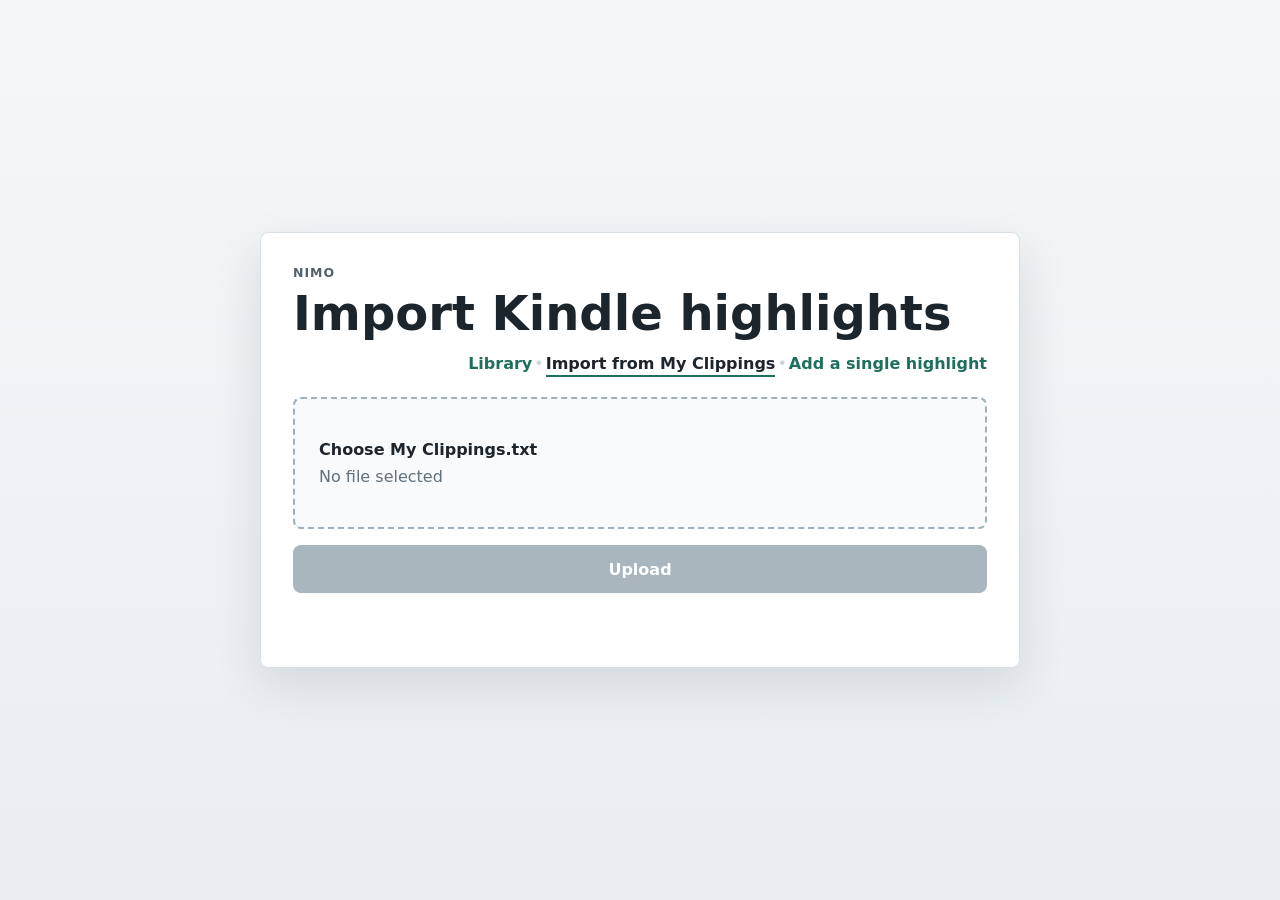
<file: static/index.html>
<!doctype html>
<html lang="en">
<head>
  <meta charset="utf-8">
  <meta name="viewport" content="width=device-width, initial-scale=1">
  <title>Nimo Import</title>
  <link rel="stylesheet" href="/static/styles.css">
</head>
<body>
  <main class="shell">
    <section class="panel" aria-labelledby="page-title">
      <div class="header">
        <p class="eyebrow">Nimo</p>
        <h1 id="page-title">Import Kindle highlights</h1>
      </div>

      <nav class="page-actions" aria-label="Navigation">
        <a class="text-link" href="/library">Library</a>
        <span class="nav-separator">•</span>
        <a class="text-link is-active" href="/">Import from My Clippings</a>
        <span class="nav-separator">•</span>
        <a class="text-link" href="/upload.html">Add a single highlight</a>
      </nav>

      <form id="import-form" class="upload-form">
        <label class="file-picker" for="file-input">
          <span class="file-picker__title">Choose My Clippings.txt</span>
          <span id="file-name" class="file-picker__meta">No file selected</span>
        </label>
        <input id="file-input" name="file" type="file" accept=".txt,text/plain" required>

        <button id="submit-button" type="submit" disabled>Upload</button>
      </form>

      <p id="status" class="status" role="status" aria-live="polite"></p>

      <section id="result" class="result" hidden>
        <div class="result__meta">
          <span id="result-filename"></span>
          <span id="result-count"></span>
        </div>
        <p id="result-summary" class="result__summary"></p>
        <div id="highlight-list" class="highlight-list"></div>
      </section>
    </section>
  </main>

  <script>
    const form = document.querySelector('#import-form');
    const fileInput = document.querySelector('#file-input');
    const fileName = document.querySelector('#file-name');
    const submitButton = document.querySelector('#submit-button');
    const statusText = document.querySelector('#status');
    const result = document.querySelector('#result');
    const resultFilename = document.querySelector('#result-filename');
    const resultCount = document.querySelector('#result-count');
    const resultSummary = document.querySelector('#result-summary');
    const highlightList = document.querySelector('#highlight-list');

    fileInput.addEventListener('change', () => {
      const file = fileInput.files[0];
      fileName.textContent = file ? file.name : 'No file selected';
      submitButton.disabled = !file;
      statusText.textContent = '';
      result.hidden = true;
      resultSummary.textContent = '';
      highlightList.replaceChildren();
    });

    form.addEventListener('submit', async (event) => {
      event.preventDefault();

      const file = fileInput.files[0];
      if (!file) {
        statusText.textContent = 'Choose a Kindle clippings text file first.';
        return;
      }

      const formData = new FormData();
      formData.append('file', file);

      submitButton.disabled = true;
      submitButton.textContent = 'Uploading...';
      statusText.textContent = 'Parsing and saving highlights...';
      result.hidden = true;
      resultSummary.textContent = '';
      highlightList.replaceChildren();

      try {
        const response = await fetch('/api/import', {
          method: 'POST',
          body: formData,
        });
        const payload = await response.json();

        if (!response.ok) {
          throw new Error(payload.detail || 'Upload failed.');
        }

        resultFilename.textContent = payload.filename;
        resultCount.textContent = `${payload.imported_count} new, ${payload.skipped_count} skipped`;
        resultSummary.textContent = `${payload.count} parsed from ${payload.filename}. Duplicate highlights are left unchanged in the database.`;

        payload.highlights.forEach((item) => {
          const article = document.createElement('article');
          article.className = 'highlight-card';

          const title = document.createElement('h2');
          title.textContent = item.book_name;

          const author = document.createElement('p');
          author.className = 'highlight-card__author';
          author.textContent = item.author || 'Unknown author';

          const quote = document.createElement('p');
          quote.className = 'highlight-card__text';
          quote.textContent = item.highlight;

          article.append(title, author, quote);
          highlightList.append(article);
        });

        result.hidden = false;
        statusText.textContent = 'Highlights saved successfully.';
      } catch (error) {
        statusText.textContent = error.message;
      } finally {
        submitButton.disabled = false;
        submitButton.textContent = 'Upload';
      }
    });
  </script>
</body>
</html>
</file>
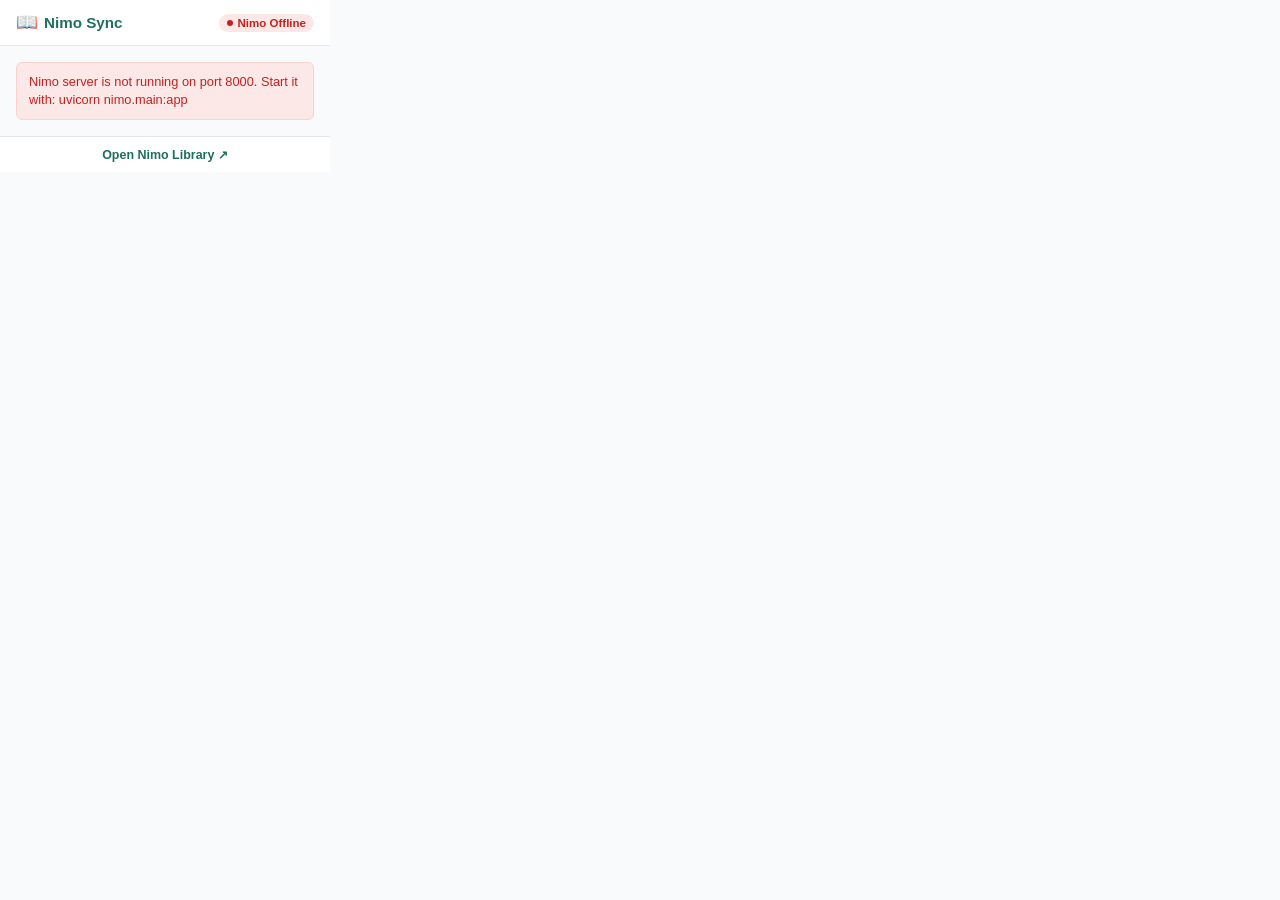
<file: firefox-extension/popup.html>
<!doctype html>
<html lang="en">
<head>
  <meta charset="utf-8">
  <title>Nimo Sync</title>
  <link rel="stylesheet" href="popup.css">
</head>
<body>
  <div class="popup-shell">
    <header class="popup-header">
      <div class="brand">
        <span class="brand__icon">📖</span>
        <span class="brand__title">Nimo Sync</span>
      </div>
      <div id="server-status" class="status-badge status-badge--offline">
        <span class="status-dot"></span>
        <span id="server-status-text">Checking Nimo...</span>
      </div>
    </header>

    <main class="popup-body">
      <!-- Non-Amazon view -->
      <div id="wrong-page-view" class="view-panel" style="display: none;">
        <p class="desc">Navigate to your Kindle Notebook to sync highlights.</p>
        <button id="open-notebook-btn" class="btn btn--primary" type="button">
          Open lesen.amazon.de/notebook
        </button>
      </div>

      <!-- Active Notebook view -->
      <div id="notebook-view" class="view-panel" style="display: none;">
        <div class="preview-card">
          <p class="preview-card__eyebrow">Active Book</p>
          <h2 id="book-title" class="preview-card__title">Detecting...</h2>
          <p id="book-author" class="preview-card__author"></p>
          <p id="book-highlights-count" class="preview-card__meta">Scanning highlights...</p>
        </div>

        <div class="actions-group">
          <button id="sync-current-btn" class="btn btn--primary" type="button">
            📥 Import Current Book Highlights
          </button>
          <button id="sync-all-btn" class="btn btn--secondary" type="button">
            📚 Import All Books Highlights
          </button>
        </div>
      </div>

      <!-- Sync feedback message -->
      <div id="sync-message" class="sync-message" style="display: none;"></div>
    </main>

    <footer class="popup-footer">
      <a id="open-library-link" class="footer-link" href="http://localhost:8000/library" target="_blank">
        Open Nimo Library ↗
      </a>
    </footer>
  </div>

  <script src="popup.js"></script>
</body>
</html>
</file>
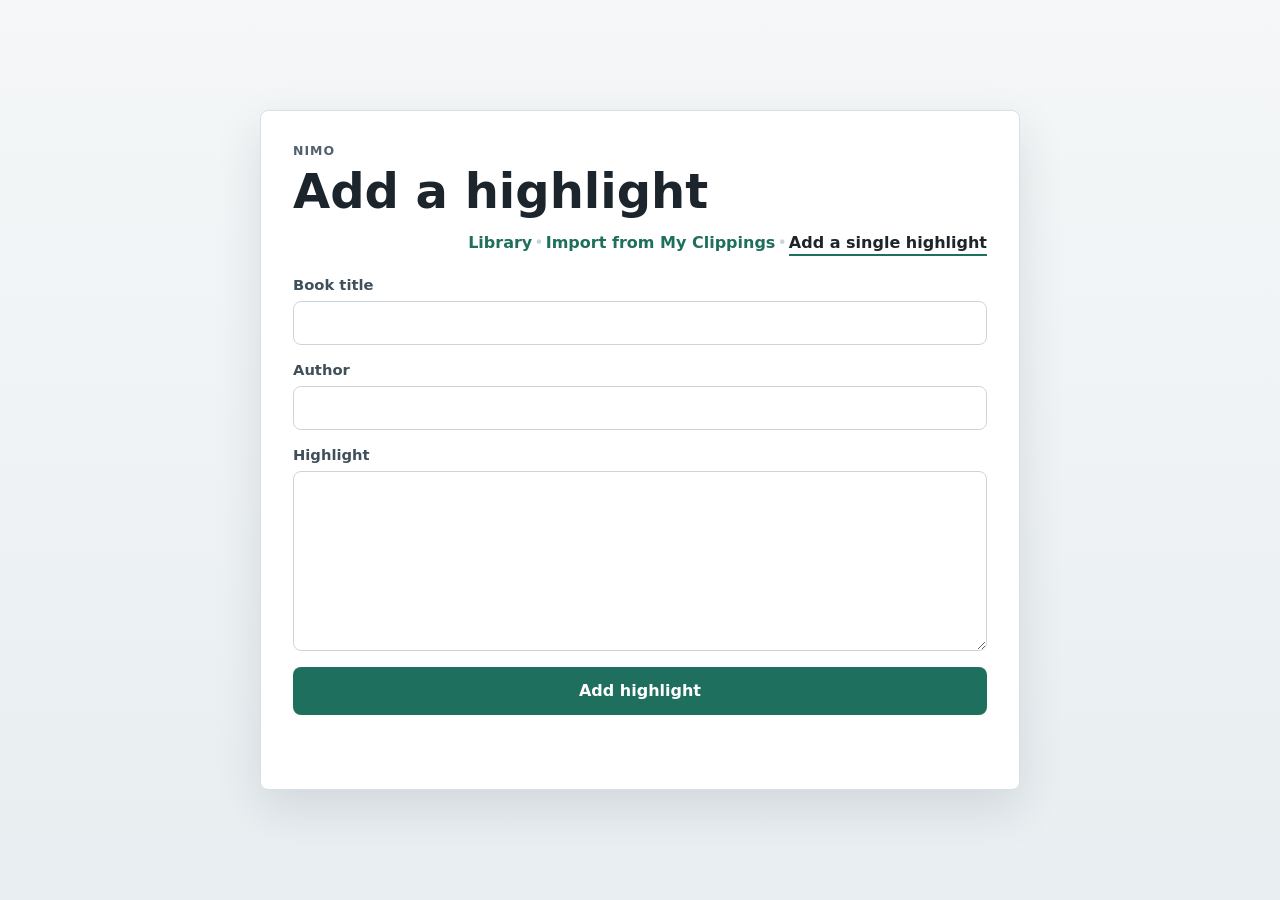
<file: static/upload.html>
<!doctype html>
<html lang="en">
<head>
  <meta charset="utf-8">
  <meta name="viewport" content="width=device-width, initial-scale=1">
  <title>Nimo Manual Highlight</title>
  <link rel="stylesheet" href="/static/styles.css">
</head>
<body>
  <main class="shell">
    <section class="panel" aria-labelledby="page-title">
      <div class="header">
        <p class="eyebrow">Nimo</p>
        <h1 id="page-title">Add a highlight</h1>
      </div>

      <nav class="page-actions" aria-label="Navigation">
        <a class="text-link" href="/library">Library</a>
        <span class="nav-separator">•</span>
        <a class="text-link" href="/">Import from My Clippings</a>
        <span class="nav-separator">•</span>
        <a class="text-link is-active" href="/upload.html">Add a single highlight</a>
      </nav>

      <form id="manual-form" class="manual-form">
        <label class="field" for="book-name">
          <span>Book title</span>
          <input id="book-name" name="book_name" type="text" autocomplete="off" required>
        </label>

        <label class="field" for="author">
          <span>Author</span>
          <input id="author" name="author" type="text" autocomplete="off" required>
        </label>

        <label class="field" for="highlight">
          <span>Highlight</span>
          <textarea id="highlight" name="highlight" rows="8" required></textarea>
        </label>

        <button id="submit-button" type="submit">Add highlight</button>
      </form>

      <p id="status" class="status" role="status" aria-live="polite"></p>

      <section id="result" class="result" hidden>
        <div class="result__meta">
          <span id="result-title"></span>
          <span id="result-state"></span>
        </div>
        <div id="highlight-list" class="highlight-list"></div>
      </section>
    </section>
  </main>

  <script>
    const form = document.querySelector('#manual-form');
    const submitButton = document.querySelector('#submit-button');
    const statusText = document.querySelector('#status');
    const result = document.querySelector('#result');
    const resultTitle = document.querySelector('#result-title');
    const resultState = document.querySelector('#result-state');
    const highlightList = document.querySelector('#highlight-list');

    form.addEventListener('submit', async (event) => {
      event.preventDefault();

      const formData = new FormData(form);
      const payload = {
        book_name: formData.get('book_name').trim(),
        author: formData.get('author').trim(),
        highlight: formData.get('highlight').trim(),
      };

      submitButton.disabled = true;
      submitButton.textContent = 'Adding...';
      statusText.textContent = 'Saving highlight...';
      result.hidden = true;
      highlightList.replaceChildren();

      try {
        const response = await fetch('/api/import/new', {
          method: 'POST',
          headers: {
            'Content-Type': 'application/json',
          },
          body: JSON.stringify(payload),
        });
        const data = await response.json();

        if (!response.ok) {
          throw new Error(data.detail || 'Save failed.');
        }

        const item = data.highlight;
        resultTitle.textContent = item.book_name;
        resultState.textContent = data.imported ? 'Saved' : 'Already exists';

        const article = document.createElement('article');
        article.className = 'highlight-card';

        const title = document.createElement('h2');
        title.textContent = item.book_name;

        const author = document.createElement('p');
        author.className = 'highlight-card__author';
        author.textContent = item.author;

        const quote = document.createElement('p');
        quote.className = 'highlight-card__text';
        quote.textContent = item.highlight;

        article.append(title, author, quote);
        highlightList.append(article);
        result.hidden = false;
        statusText.textContent = data.imported ? 'Highlight added.' : 'Duplicate highlight skipped.';

        if (data.imported) {
          form.reset();
        }
      } catch (error) {
        statusText.textContent = error.message;
      } finally {
        submitButton.disabled = false;
        submitButton.textContent = 'Add highlight';
      }
    });
  </script>
</body>
</html>
</file>
<file: static/styles.css>
:root {
  color-scheme: light;
  font-family: Inter, ui-sans-serif, system-ui, -apple-system, BlinkMacSystemFont, "Segoe UI", sans-serif;
  background: #f5f7f8;
  color: #1d252c;
}

* {
  box-sizing: border-box;
}

body {
  margin: 0;
  min-height: 100vh;
  background: linear-gradient(180deg, #f5f7f8 0%, #e8eef1 100%);
}

.shell {
  display: grid;
  min-height: 100vh;
  place-items: center;
  padding: 32px 16px;
}

.panel {
  width: min(100%, 760px);
  padding: 32px;
  border: 1px solid #d8e0e5;
  border-radius: 8px;
  background: #ffffff;
  box-shadow: 0 18px 48px rgba(31, 45, 56, 0.12);
}

.header {
  margin-bottom: 24px;
}

.eyebrow {
  margin: 0 0 8px;
  color: #52616b;
  font-size: 0.78rem;
  font-weight: 700;
  letter-spacing: 0.08em;
  text-transform: uppercase;
}

h1 {
  margin: 0;
  font-size: clamp(2rem, 5vw, 3rem);
  line-height: 1.05;
  letter-spacing: 0;
}

.upload-form {
  display: grid;
  gap: 16px;
}

.file-picker {
  display: grid;
  gap: 8px;
  min-height: 132px;
  align-content: center;
  padding: 24px;
  border: 2px dashed #9db0bb;
  border-radius: 8px;
  background: #f8fafb;
  cursor: pointer;
  transition: border-color 160ms ease, background 160ms ease;
}

.file-picker:hover,
.file-picker:focus-within {
  border-color: #2d6cdf;
  background: #f2f6fd;
}

.file-picker__title {
  font-size: 1rem;
  font-weight: 700;
}

.file-picker__meta {
  color: #61717d;
  overflow-wrap: anywhere;
}

input[type="file"] {
  position: absolute;
  inline-size: 1px;
  block-size: 1px;
  opacity: 0;
  pointer-events: none;
}

button {
  min-height: 48px;
  border: 0;
  border-radius: 8px;
  background: #1f6f5f;
  color: #ffffff;
  font: inherit;
  font-weight: 700;
  cursor: pointer;
  transition: background 160ms ease, transform 160ms ease;
}

button:hover:not(:disabled) {
  background: #18584c;
  transform: translateY(-1px);
}

button:disabled {
  background: #aab6bd;
  cursor: not-allowed;
}

.status {
  min-height: 24px;
  margin: 18px 0 0;
  color: #52616b;
}

.result {
  margin-top: 20px;
  border: 1px solid #d8e0e5;
  border-radius: 8px;
  overflow: hidden;
}

.result__meta {
  display: flex;
  justify-content: space-between;
  gap: 16px;
  padding: 12px 16px;
  background: #eef3f5;
  color: #40505a;
  font-size: 0.9rem;
  font-weight: 700;
}

.result__summary {
  margin: 0;
  padding: 14px 16px 0;
  color: #52616b;
  font-size: 0.92rem;
  line-height: 1.45;
}

.highlight-list {
  display: grid;
  gap: 12px;
  max-height: 520px;
  padding: 16px;
  overflow: auto;
  background: #fbfcfd;
}

.highlight-card {
  display: grid;
  gap: 8px;
  padding: 16px;
  border: 1px solid #d8e0e5;
  border-radius: 8px;
  background: #ffffff;
}

.highlight-card h2 {
  margin: 0;
  color: #1d252c;
  font-size: 1rem;
  line-height: 1.35;
  letter-spacing: 0;
}

.highlight-card__author {
  margin: 0;
  color: #61717d;
  font-size: 0.9rem;
  font-weight: 700;
}

.highlight-card__text {
  margin: 0;
  color: #28343c;
  font-size: 0.98rem;
  line-height: 1.55;
  white-space: pre-wrap;
  overflow-wrap: anywhere;
}

@media (max-width: 520px) {
  .panel {
    padding: 24px;
  }

  .result__meta {
    display: grid;
  }
}

.page-actions {
  display: flex;
  justify-content: flex-end;
  margin: -8px 0 20px;
}

.text-link {
  color: #1f6f5f;
  font-weight: 700;
  text-decoration: none;
}

.text-link:hover {
  text-decoration: underline;
}

.manual-form {
  display: grid;
  gap: 16px;
}

.field {
  display: grid;
  gap: 8px;
  color: #40505a;
  font-size: 0.92rem;
  font-weight: 700;
}

.field input,
.field textarea {
  width: 100%;
  border: 1px solid #cbd6dc;
  border-radius: 8px;
  background: #ffffff;
  color: #1d252c;
  font: inherit;
  font-weight: 400;
}

.field input {
  min-height: 44px;
  padding: 10px 12px;
}

.field textarea {
  min-height: 180px;
  padding: 12px;
  resize: vertical;
}

.field input:focus,
.field textarea:focus {
  border-color: #2d6cdf;
  outline: 3px solid rgba(45, 108, 223, 0.14);
}

.panel--wide {
  width: min(100%, 880px);
}

.nav-separator {
  color: #cbd6dc;
  user-select: none;
  margin: 0 2px;
}

.text-link.is-active {
  color: #1d252c;
  border-bottom: 2px solid #1f6f5f;
  padding-bottom: 2px;
}

.library-toolbar {
  display: grid;
  grid-template-columns: 1fr auto;
  gap: 12px;
  margin-bottom: 16px;
}

@media (max-width: 640px) {
  .library-toolbar {
    grid-template-columns: 1fr;
  }
}

.search-box {
  position: relative;
  display: flex;
  align-items: center;
}

.search-box input {
  width: 100%;
  min-height: 44px;
  padding: 10px 12px 10px 38px;
  border: 1px solid #cbd6dc;
  border-radius: 8px;
  font: inherit;
  font-size: 0.95rem;
  background: #ffffff;
  color: #1d252c;
}

.search-box input:focus {
  border-color: #2d6cdf;
  outline: 3px solid rgba(45, 108, 223, 0.14);
}

.search-box svg {
  position: absolute;
  left: 12px;
  width: 16px;
  height: 16px;
  fill: none;
  stroke: #8c9ba5;
  stroke-width: 2;
  stroke-linecap: round;
  stroke-linejoin: round;
  pointer-events: none;
}

.filter-select {
  min-height: 44px;
  padding: 10px 14px;
  border: 1px solid #cbd6dc;
  border-radius: 8px;
  font: inherit;
  font-size: 0.92rem;
  background: #ffffff;
  color: #1d252c;
  max-width: 320px;
  text-overflow: ellipsis;
  cursor: pointer;
}

.filter-select:focus {
  border-color: #2d6cdf;
  outline: 3px solid rgba(45, 108, 223, 0.14);
}

.library-stats-bar {
  display: flex;
  justify-content: space-between;
  align-items: center;
  flex-wrap: wrap;
  gap: 8px;
  padding: 10px 14px;
  background: #f0f4f6;
  border-radius: 6px;
  margin-bottom: 16px;
  font-size: 0.88rem;
  color: #52616b;
}

.library-stats-bar strong {
  color: #1d252c;
}

.highlight-card__actions {
  display: flex;
  justify-content: flex-end;
  align-items: center;
  gap: 8px;
  margin-top: 6px;
  padding-top: 10px;
  border-top: 1px solid #f0f4f6;
}

.action-btn {
  display: inline-flex;
  align-items: center;
  gap: 5px;
  min-height: 32px;
  padding: 4px 10px;
  border: 1px solid #cbd6dc;
  border-radius: 6px;
  background: #ffffff;
  color: #52616b;
  font-size: 0.82rem;
  font-weight: 600;
  cursor: pointer;
  transition: all 140ms ease;
}

.action-btn:hover {
  background: #f8fafb;
  color: #1d252c;
  border-color: #9db0bb;
  transform: none;
}

.action-btn--delete:hover {
  background: #fdf2f2;
  color: #c53030;
  border-color: #fca5a5;
}

.pagination-container {
  display: flex;
  justify-content: space-between;
  align-items: center;
  flex-wrap: wrap;
  gap: 12px;
  margin-top: 20px;
  padding-top: 16px;
  border-top: 1px solid #e8eef1;
  font-size: 0.9rem;
  color: #61717d;
}

.pagination-buttons {
  display: flex;
  gap: 8px;
}

.page-btn {
  min-height: 36px;
  padding: 6px 14px;
  border: 1px solid #cbd6dc;
  border-radius: 6px;
  background: #ffffff;
  color: #1d252c;
  font-size: 0.88rem;
  font-weight: 600;
  cursor: pointer;
  transition: background 140ms ease;
}

.page-btn:hover:not(:disabled) {
  background: #eef3f5;
  transform: none;
}

.page-btn:disabled {
  background: #f5f7f8;
  color: #aab6bd;
  border-color: #e2e8ec;
  cursor: not-allowed;
}

.empty-state {
  display: grid;
  gap: 12px;
  text-align: center;
  padding: 48px 24px;
  background: #fbfcfd;
  border: 1px dashed #cbd6dc;
  border-radius: 8px;
  color: #52616b;
}

.empty-state__icon {
  font-size: 2.4rem;
  margin-bottom: 2px;
}

.empty-state__title {
  margin: 0;
  font-size: 1.15rem;
  font-weight: 700;
  color: #1d252c;
}

.empty-state__desc {
  margin: 0;
  font-size: 0.92rem;
  color: #61717d;
}

.empty-state__actions {
  display: flex;
  justify-content: center;
  gap: 12px;
  margin-top: 8px;
}

.btn-outline {
  display: inline-flex;
  align-items: center;
  min-height: 38px;
  padding: 8px 16px;
  border: 1px solid #1f6f5f;
  border-radius: 6px;
  color: #1f6f5f;
  background: transparent;
  font-weight: 600;
  text-decoration: none;
  font-size: 0.9rem;
  transition: all 140ms ease;
}

.btn-outline:hover {
  background: #1f6f5f;
  color: #ffffff;
}
</file>
<file: firefox-extension/popup.css>
* {
  box-sizing: border-box;
  margin: 0;
  padding: 0;
}

body {
  width: 330px;
  font-family: -apple-system, BlinkMacSystemFont, "Segoe UI", Roboto, Helvetica, Arial, sans-serif;
  font-size: 13px;
  color: #1d252c;
  background: #f8fafb;
}

.popup-shell {
  display: flex;
  flex-direction: column;
}

.popup-header {
  display: flex;
  justify-content: space-between;
  align-items: center;
  padding: 12px 16px;
  background: #ffffff;
  border-bottom: 1px solid #e2e8ec;
}

.brand {
  display: flex;
  align-items: center;
  gap: 6px;
}

.brand__icon {
  font-size: 1.1rem;
}

.brand__title {
  font-weight: 700;
  font-size: 0.95rem;
  color: #1f6f5f;
}

.status-badge {
  display: inline-flex;
  align-items: center;
  gap: 5px;
  font-size: 0.72rem;
  font-weight: 600;
  padding: 3px 8px;
  border-radius: 12px;
}

.status-badge--online {
  background: #e6f4ea;
  color: #137333;
}

.status-badge--offline {
  background: #fce8e6;
  color: #c5221f;
}

.status-dot {
  width: 6px;
  height: 6px;
  border-radius: 50%;
  background: currentColor;
}

.popup-body {
  padding: 16px;
  display: flex;
  flex-direction: column;
  gap: 12px;
}

.desc {
  color: #52616b;
  line-height: 1.45;
  margin-bottom: 8px;
}

.preview-card {
  background: #ffffff;
  border: 1px solid #d8e0e5;
  border-radius: 8px;
  padding: 12px 14px;
}

.preview-card__eyebrow {
  font-size: 0.7rem;
  font-weight: 700;
  color: #8c9ba5;
  text-transform: uppercase;
  letter-spacing: 0.05em;
  margin-bottom: 4px;
}

.preview-card__title {
  font-size: 0.92rem;
  font-weight: 700;
  color: #1d252c;
  line-height: 1.3;
  margin-bottom: 2px;
  overflow: hidden;
  text-overflow: ellipsis;
  white-space: nowrap;
}

.preview-card__author {
  font-size: 0.8rem;
  color: #61717d;
  font-weight: 600;
  margin-bottom: 8px;
}

.preview-card__meta {
  font-size: 0.78rem;
  color: #1f6f5f;
  font-weight: 600;
}

.actions-group {
  display: flex;
  flex-direction: column;
  gap: 8px;
}

.btn {
  display: inline-flex;
  justify-content: center;
  align-items: center;
  min-height: 36px;
  padding: 8px 14px;
  border-radius: 6px;
  font: inherit;
  font-size: 0.84rem;
  font-weight: 700;
  cursor: pointer;
  border: 0;
  transition: all 140ms ease;
  text-align: center;
}

.btn--primary {
  background: #1f6f5f;
  color: #ffffff;
}

.btn--primary:hover:not(:disabled) {
  background: #18584c;
}

.btn--secondary {
  background: #eef3f5;
  color: #1d252c;
  border: 1px solid #cbd6dc;
}

.btn--secondary:hover:not(:disabled) {
  background: #e2e8ec;
}

.btn:disabled {
  opacity: 0.55;
  cursor: not-allowed;
}

.sync-message {
  padding: 10px 12px;
  border-radius: 6px;
  font-size: 0.8rem;
  line-height: 1.4;
}

.sync-message--success {
  background: #e6f4ea;
  color: #137333;
  border: 1px solid #ceead6;
}

.sync-message--error {
  background: #fce8e6;
  color: #c5221f;
  border: 1px solid #fad2cf;
}

.sync-message--info {
  background: #e8f0fe;
  color: #1a73e8;
  border: 1px solid #d2e3fc;
}

.popup-footer {
  padding: 10px 16px;
  background: #ffffff;
  border-top: 1px solid #e2e8ec;
  text-align: center;
}

.footer-link {
  color: #1f6f5f;
  font-size: 0.78rem;
  font-weight: 600;
  text-decoration: none;
}

.footer-link:hover {
  text-decoration: underline;
}
</file>
